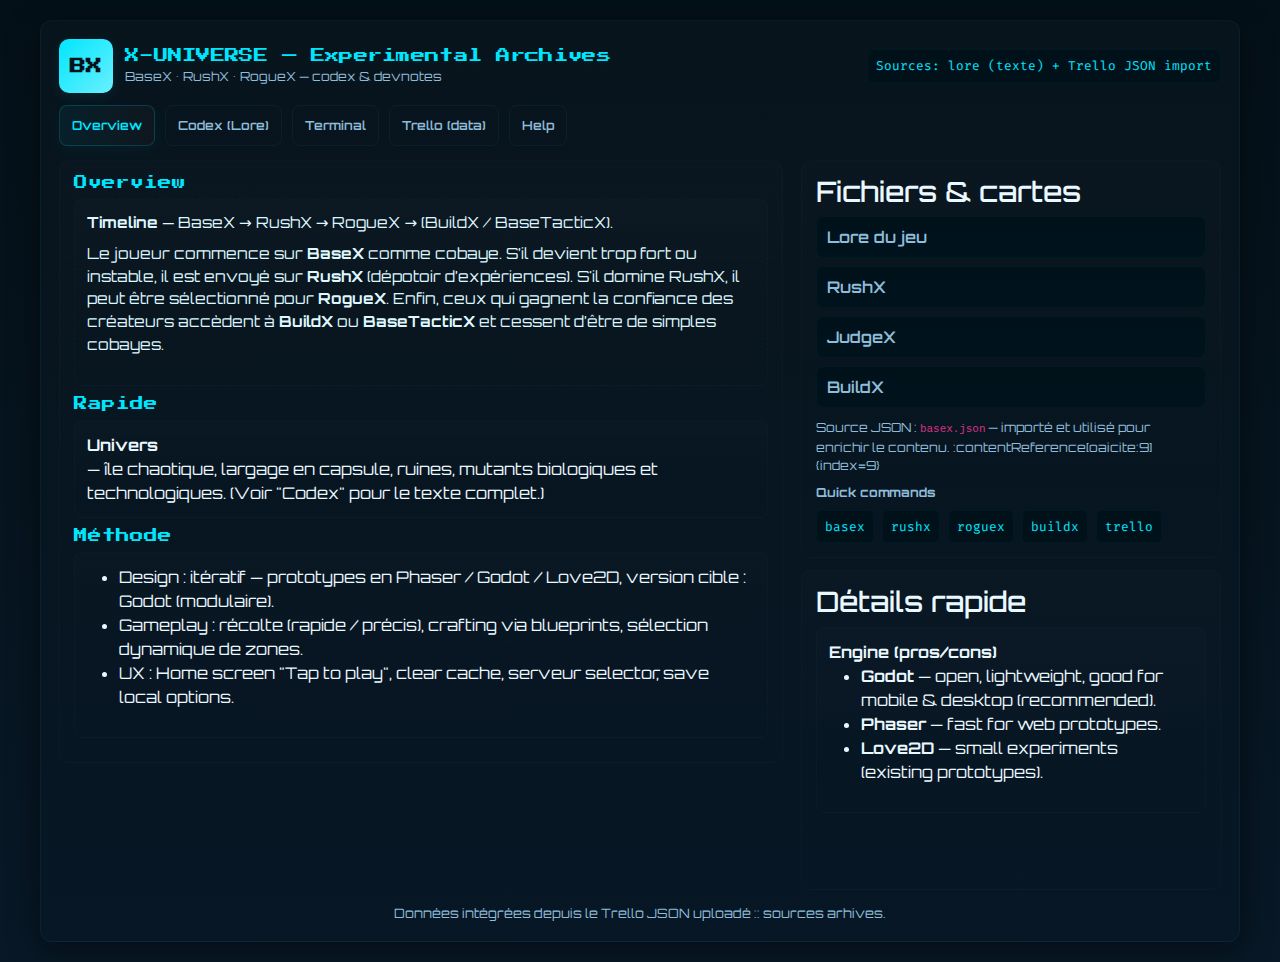
<file: universe.html>
<!DOCTYPE html>
<html lang="fr">
<head>
  <meta charset="utf-8" />
  <title>Universe — BaseX / RushX / RogueX — Archives</title>
  <meta name="viewport" content="width=device-width,initial-scale=1" />
  <link href="https://fonts.googleapis.com/css2?family=Press+Start+2P&family=Orbitron:wght@400;700&family=Fira+Code:wght@400;600&display=swap" rel="stylesheet">
  <link href="https://cdn.jsdelivr.net/npm/bootstrap@5.3.2/dist/css/bootstrap.min.css" rel="stylesheet">

  <style>
    :root{
      --bg:#07101a;
      --panel:#0b1220;
      --muted:#8fbcd8;
      --accent:#00e6ff;
      --accent-2:#f9627d;
      --card:#071624;
      --mono: 'Fira Code', monospace;
      --title:'Press Start 2P', cursive;
    }
    *{box-sizing:border-box}
    body{
      margin:0;
      font-family: 'Orbitron', system-ui, -apple-system, "Segoe UI", Roboto, "Helvetica Neue", Arial;
      background: linear-gradient(180deg,#041018 0%, #081826 100%);
      color: #eaf8ff;
      -webkit-font-smoothing:antialiased;
      -moz-osx-font-smoothing:grayscale;
      min-height:100vh;
      padding:20px;
    }

    /* container */
    .shell{
      max-width:1200px;
      margin:0 auto;
      background: linear-gradient(180deg, rgba(255,255,255,0.02), rgba(0,0,0,0.02));
      border-radius:12px;
      padding:18px;
      border:1px solid rgba(0,230,255,0.06);
      box-shadow: 0 6px 30px rgba(0,0,0,0.5);
    }

    .header{
      display:flex;
      gap:16px;
      align-items:center;
      justify-content:space-between;
      margin-bottom:12px;
    }

    .brand{
      display:flex;
      gap:12px;
      align-items:center;
    }

    .logo{
      height:54px;
      width:54px;
      border-radius:10px;
      background:linear-gradient(135deg,var(--accent),#6af0ff);
      display:flex;
      align-items:center;
      justify-content:center;
      color:#001219;
      font-weight:700;
      box-shadow:0 4px 14px rgba(0,230,255,0.08);
      font-family:var(--title);
    }
    .title{
      font-family:var(--title);
      color:var(--accent);
      font-size:0.9rem;
      letter-spacing:0.02em;
      text-shadow:0 2px 8px rgba(0,230,255,0.06);
    }
    .subtitle{ font-size:0.78rem; color:var(--muted); }

    /* tabs */
    .tabs{
      display:flex;
      gap:10px;
      flex-wrap:wrap;
      margin-bottom:14px;
    }
    .tab{
      padding:10px 12px;
      background:transparent;
      border:1px solid rgba(0,230,255,0.06);
      color:var(--muted);
      border-radius:8px;
      cursor:pointer;
      font-weight:600;
      font-size:0.78rem;
    }
    .tab.active{
      background: linear-gradient(90deg, rgba(0,230,255,0.06), rgba(249,98,125,0.03));
      color:var(--accent);
      box-shadow:0 6px 18px rgba(0,230,255,0.045);
      border-color:rgba(0,230,255,0.18);
    }

    .content{
      display:grid;
      grid-template-columns: 1fr 420px;
      gap:18px;
      align-items:start;
    }

    @media(max-width:1000px){
      .content{ grid-template-columns:1fr; }
      .sidebar { order: 2; }
    }

    /* main panel */
    .panel{
      background: linear-gradient(180deg, rgba(255,255,255,0.01), rgba(255,255,255,0.00));
      border-radius:10px;
      padding:14px;
      border:1px solid rgba(255,255,255,0.02);
      min-height:320px;
    }

    h2.section-title{
      font-family:var(--title);
      color:var(--accent);
      font-size:0.85rem;
      margin:0 0 8px;
    }

    .card{
      background: linear-gradient(180deg, rgba(255,255,255,0.01), rgba(255,255,255,0.00));
      border-radius:8px;
      padding:12px;
      border:1px solid rgba(255,255,255,0.02);
      margin-bottom:10px;
      color: #eaf8ff;
    }

    .console{
      background: #000814;
      color: #cfeeff;
      font-family:var(--mono);
      padding:12px;
      border-radius:8px;
      border-left:4px solid var(--accent);
      max-height:400px;
      overflow:auto;
      white-space:pre-wrap;
      font-size:0.9rem;
      line-height:1.45;
    }

    .terminal-input{
      display:flex;
      gap:8px;
      margin-top:8px;
      align-items:center;
    }
    .terminal-input input{
      flex:1;
      background:#00121b;
      border:1px solid rgba(0,230,255,0.06);
      color:var(--accent);
      padding:8px 10px;
      border-radius:6px;
      outline:none;
      font-family:var(--mono);
    }
    .terminal-input button{
      background:var(--accent);
      color:#001219;
      border:none;
      padding:8px 12px;
      border-radius:6px;
      font-weight:700;
      cursor:pointer;
    }

    /* sidebar */
    .sidebar{
      position:relative;
    }
    .file-list{
      display:flex;
      flex-direction:column;
      gap:8px;
    }
    .file-item{
      padding:8px 10px;
      border-radius:8px;
      background:linear-gradient(180deg,#00111a 0%, #00131c 100%);
      border:1px solid rgba(0,230,255,0.04);
      cursor:pointer;
      color:var(--muted);
      font-weight:600;
    }
    .file-item:hover{ background:#001a24; color:var(--accent); box-shadow:0 6px 14px rgba(0,230,255,0.03); }

    .meta{
      font-size:0.78rem;
      color:var(--muted);
      margin-top:10px;
    }

    .kbd{
      background:#00111a;
      padding:6px 8px;
      border-radius:6px;
      font-family:var(--mono);
      font-size:0.8rem;
      color:var(--accent);
      border:1px solid rgba(0,230,255,0.04);
    }

    /* readable lore blocks */
    .lore-block{
      background:linear-gradient(180deg, rgba(255,255,255,0.01), rgba(255,255,255,0.00));
      padding:12px;
      border-radius:8px;
      border:1px dashed rgba(0,230,255,0.04);
      margin-bottom:10px;
      color:#dff7ff;
      font-size:0.95rem;
      line-height:1.5;
    }

    footer{ margin-top:14px; text-align:center; color:var(--muted); font-size:0.8rem; }
  </style>
</head>
<body>

  <div class="shell" role="main" aria-label="Universe - BaseX archives">
    <div class="header">
      <div class="brand">
        <div class="logo">BX</div>
        <div>
          <div class="title">X-UNIVERSE — Experimental Archives</div>
          <div class="subtitle">BaseX • RushX • RogueX — codex & devnotes</div>
        </div>
      </div>

      <div>
        <div class="kbd">Sources: lore (texte) + Trello JSON import</div>
      </div>
    </div>

    <div class="tabs" role="tablist" aria-label="Sections">
      <div class="tab active" data-tab="overview" role="tab">Overview</div>
      <div class="tab" data-tab="codex" role="tab">Codex (Lore)</div>
      <div class="tab" data-tab="terminal-tab" role="tab">Terminal</div>
      <div class="tab" data-tab="trello-tab" role="tab">Trello (data)</div>
      <div class="tab" data-tab="help-tab" role="tab">Help</div>
    </div>

    <div class="content">
      <!-- MAIN LEFT -->
      <div class="panel" id="panel-main" aria-live="polite">
        <!-- Overview -->
        <div id="overview" class="view active">
          <h2 class="section-title">Overview</h2>
          <div class="lore-block">
            <strong>Timeline</strong> — BaseX → RushX → RogueX → (BuildX / BaseTacticX).
            <p style="margin-top:8px">
              Le joueur commence sur <strong>BaseX</strong> comme cobaye. S’il devient trop fort ou instable, il est envoyé sur <strong>RushX</strong> (dépotoir d’expériences). S'il domine RushX, il peut être sélectionné pour <strong>RogueX</strong>. Enfin, ceux qui gagnent la confiance des créateurs accèdent à <strong>BuildX</strong> ou <strong>BaseTacticX</strong> et cessent d’être de simples cobayes.
            </p>
          </div>

          <h2 class="section-title">Rapide</h2>
          <div class="card">
            <strong>Univers</strong> — île chaotique, largage en capsule, ruines, mutants biologiques et technologiques. (Voir "Codex" pour le texte complet.)
          </div>

          <h2 class="section-title">Méthode</h2>
          <div class="card">
            <ul>
              <li>Design : itératif — prototypes en Phaser / Godot / Love2D, version cible : Godot (modulaire).</li>
              <li>Gameplay : récolte (rapide / précis), crafting via blueprints, sélection dynamique de zones.</li>
              <li>UX : Home screen "Tap to play", clear cache, serveur selector, save local options.</li>
            </ul>
          </div>
        </div>

        <!-- CODEX / LORE -->
        <div id="codex" class="view" style="display:none;">
          <h2 class="section-title">Codex — Lore détaillé</h2>

          <div class="lore-block" id="lore-master">
            <!-- Insert the full, verbatim lore the user provided (kept paragraphs & headings) -->
            Le joueur commence sur BaseX, il est un cobaye. Le joueur devient trop fort / dangereux pour l’expérience, il est envoyé sur RushX. Le joueur domine RushX, il lui est proposé d’aller sur RogueX. Le joueur a gagné la confiance des créateurs, il peut aller sur BuildX ou bien BaseTacticX. Il n’est plus réellement un cobaye.

            --- 

            <strong>Les tests ratés</strong>

            RushX est un dépotoir scientifique. On y jette toutes les expériences considérées comme inutiles, instables ou dangereuses. Ce ne sont pas seulement des individus faibles ou imparfaits : ce sont souvent des créations qui ne correspondent plus aux attentes du projet global. Les tests ratés sont issus de divers programmes, chacun ayant une approche différente de l’évolution humaine :

            1. <strong>Origine des tests ratés</strong>

            - Essais biologiques : tentatives de fusion entre l’humain et l’animal, ou entre l’humain et des matériaux organiques synthétiques. Beaucoup développent des mutations inadaptées à la survie, comme des membres inutilisables ou des instincts incontrôlables.
            - Sujets de conditionnement mental : individus dont la psyché a été brisée par des tests de manipulation. Certains sont devenus ultra-agressifs, d’autres vivent dans un état semi-hypnotique, incapables d’agir sans stimulation extérieure.
            - Déchets technologiques : les cobayes qui ont reçu des implants cybernétiques instables. Leur chair rejette la technologie, ou inversement, leur corps se transforme en amas de métal non fonctionnel.

            Chaque rejeté arrive sur RushX via des capsules de largage, une méthode brutale qui brise souvent quelques os à l’atterrissage. L’île elle-même est un immense terrain d’expérimentation chaotique, couvert de ruines de laboratoires, de faune mutée et de vestiges technologiques.

            <strong>Les forts</strong>

            La survie sur RushX ne dépend pas uniquement de la force brute. Les plus forts ne sont pas seulement les plus puissants physiquement, mais ceux qui comprennent les règles de cet enfer.

            <em>Classes de forts : Les combattants primitifs & les mutants technologiques</em>

            <strong>Les combattants primitifs</strong>
            - Rejetent la technologie, corps adapté, force et résistance accrues, instinct animal, maîtrise du combat instinctif, sociétés tribales éphémères.

            <strong>Les mutants technologiques</strong>
            - Embrassent la techno, implants bricolés, sources d’énergie instables, solitaires, stratégie et adaptation.

            <strong>L'instinct de survie sur RushX</strong>
            - Les faibles ne survivent pas longtemps. La peur des sélections : tout le monde sait que des "élections" ont lieu, mais personne ne sait vraiment comment être choisi.

            <strong>Les élus : La sélection pour RogueX</strong>
            - Qui ? Survivants exceptionnels, mutations rares, maîtrise techno, ou tirage aléatoire.
            - Comment ? Observation par drones et capteurs.
            - Rituel : dernier test entre candidats, extraction par capsule/portail lumineux, personne ne revient.

            <strong>Conclusion</strong> : Une île en perpétuelle évolution où la frontière entre humanité et monstruosité s’efface. Les scientifiques observent et attendent — leur but reste obscur.
          </div>

          <div class="card">
            <strong>Notes de compréhension</strong>
            <ul>
              <li>RushX est une zone narrative riche — utile pour level design (zones de tests, ruines, points d’intérêt).</li>
              <li>Rituel/élection → excellente mécanique PvE/PvP : tournoi d’épreuves, sélection non-prévisible.</li>
              <li>Mettre des "journaux scientifiques" et "logs de laboratoire" sur les cartes pour enrichir le lore en jeu.</li>
            </ul>
          </div>
        </div>

        <!-- TERMINAL -->
        <div id="terminal-tab" class="view" style="display:none;">
          <h2 class="section-title">Terminal (commande)</h2>

          <div class="console" id="terminal-output" aria-live="polite">
Tapez <span class="kbd">help</span> pour la liste des commandes. Exemple : <span class="kbd">basex</span> <span class="kbd">rushx</span> <span class="kbd">trello</span> <span class="kbd">details JudgeX</span>
          </div>

          <div class="terminal-input">
            <input id="terminal-input" aria-label="Terminal input" placeholder="> commande (ex: help)" />
            <button id="term-send">Run</button>
          </div>

          <div style="margin-top:10px; color:var(--muted); font-size:0.86rem">
            Commandes simples disponibles: <span class="kbd">help</span>, <span class="kbd">basex</span>, <span class="kbd">rushx</span>, <span class="kbd">roguex</span>, <span class="kbd">buildx</span>, <span class="kbd">tests</span>, <span class="kbd">forts</span>, <span class="kbd">selection</span>, <span class="kbd">trello</span>, <span class="kbd">details &lt;cardName&gt;</span>, <span class="kbd">clear</span>.
          </div>
        </div>

        <!-- TRELLO VIEW (detailed dump from JSON) -->
        <div id="trello-tab" class="view" style="display:none;">
          <h2 class="section-title">Trello — Extrait et synthèse</h2>

          <div class="card">
            <strong>Board</strong>: <em>BaseX</em> — (export JSON chargé). Données extraites : lists, cards, actions, labels. Source: Trello JSON import. :contentReference[oaicite:1]{index=1}
          </div>

          <div class="card">
            <strong>Cartes clés (extraits)</strong>
            <ul>
              <li><strong>Lore du jeu</strong> — résumé et slogan (Back to basics). Contient : manipulation climatique, implants, alliés/ennemis. (card id: e0JomjEF). :contentReference[oaicite:2]{index=2}</li>
              <li><strong>RushX</strong> — card créé 2024-10-15 (sous-projets). (card id: LIrisAUA). :contentReference[oaicite:4]{index=4}</li>
              <li><strong>JudgeX</strong> — prototype Reigns-like (card id: HtIbV6ly). Contenu: idée de gameplay "juger sujets". :contentReference[oaicite:5]{index=5}</li>
              <li><strong>BuildX / FarmX</strong> — sous-projets listés sur le board (création 2024-09). :contentReference[oaicite:6]{index=6}</li>
            </ul>
          </div>

          <div class="card">
            <strong>Choix moteur</strong>: Godot = principal envisagé; prototypes en Phaser / Love2D; autres tests (Three.js, PixiJS, Phaser 3 archivés). (extraits actions / archives). :contentReference[oaicite:7]{index=7}
          </div>

          <div class="card">
            <strong>UX & Maquette</strong>: Figma link et notes d'UI (Home screen, server selector, clear cache, social icons, minimisation d'interactions). :contentReference[oaicite:8]{index=8}
          </div>
        </div>

        <!-- HELP -->
        <div id="help-tab" class="view" style="display:none;">
          <h2 class="section-title">Help</h2>
          <div class="card">
            <strong>Utilisation</strong>
            <ol>
              <li>Clique sur les <em>tabs</em> pour naviguer.</li>
              <li>Dans <em>Terminal</em>, tape <code>help</code> pour la liste complète. Exemples : <code>basex</code>, <code>rushx</code>, <code>details JudgeX</code>.</li>
              <li>Dans <em>Trello</em>, clique sur une carte pour voir le résumé extrait.</li>
            </ol>
          </div>
        </div>
      </div>

      <!-- RIGHT SIDEBAR -->
      <aside class="sidebar">
        <div class="panel">
          <h3 class="section-title">Fichiers & cartes</h3>
          <div class="file-list" id="file-list">
            <!-- dynamically populated -->
          </div>

          <div class="meta">
            <div>Source JSON : <code>basex.json</code> — importé et utilisé pour enrichir le contenu. :contentReference[oaicite:9]{index=9}</div>
            <div style="margin-top:8px;"><strong>Quick commands</strong></div>
            <div style="display:flex;gap:8px;margin-top:8px;flex-wrap:wrap;">
              <div class="kbd">basex</div>
              <div class="kbd">rushx</div>
              <div class="kbd">roguex</div>
              <div class="kbd">buildx</div>
              <div class="kbd">trello</div>
            </div>
          </div>
        </div>

        <div class="panel" style="margin-top:12px">
          <h3 class="section-title">Détails rapide</h3>
          <div class="card">
            <strong>Engine (pros/cons)</strong>
            <ul>
              <li><strong>Godot</strong> — open, lightweight, good for mobile & desktop (recommended).</li>
              <li><strong>Phaser</strong> — fast for web prototypes.</li>
              <li><strong>Love2D</strong> — small experiments (existing prototypes).</li>
            </ul>
          </div>
        </div>
      </aside>
    </div>

    <footer>
      Données intégrées depuis le Trello JSON uploadé :: sources arhives.
    </footer>
  </div>

  <script>
    // -----------------------
    // TAB SWITCH
    // -----------------------
    document.querySelectorAll('.tab').forEach(t=>{
      t.addEventListener('click', ()=>{
        document.querySelectorAll('.tab').forEach(x=>x.classList.remove('active'));
        t.classList.add('active');
        const target = t.dataset.tab;
        document.querySelectorAll('.view').forEach(v=>{
          v.style.display = (v.id === target ? '' : 'none');
          // keep terminal content alive (do not clear)
        });
      });
    });

    // -----------------------
    // Load Trello JSON excerpt (injected by file_search)
    // We'll build a small index of key cards for details command
    // -----------------------

    // (1) Hard-coded extracts from uploaded JSON (sane summary). These strings are built from the JSON you uploaded.
    const trelloIndex = {
      "Lore du jeu": {
        title: "Lore du jeu",
        text: `Slogan EN : Back to basics
Slogan FR :
BaseX n'est pas un archipel d'île ordinaire. Cachée derrière sa beauté luxuriante se cache un laboratoire secret. Le Joueur : Vous êtes un cobaye, enlevé. Expériences: manipulation du climat, implants de surveillance. Alliés/Ennemis: autres cobayes. (source: Trello card 'Lore du jeu')`,
        cite: ":contentReference[oaicite:11]{index=11}"
      },
      "RushX": {
        title: "RushX",
        text: `RushX = dépôt d'expériences rejetées. Arrivée par capsule, ruines de labo, faune mutée, implants défaillants. Les plus forts s'adaptent : deux familles (Combattants primitifs vs Mutants technologiques). (source: Trello / lore)`,
        cite: ":contentReference[oaicite:13]{index=13}"
      },
      "JudgeX": {
        title: "JudgeX",
        text: `Prototype 'JudgeX' inspiré de Reigns — incarnez un roi et prenez des décisions sur vos sujets (inspirations listées). (source: Trello card JudgeX)`,
        cite: ":contentReference[oaicite:14]{index=14}"
      },
      "BuildX": {
        title: "BuildX",
        text: `BuildX: phase où le joueur n'est plus cobaye. Rôle: créer, construire, influencer l'architecture du projet.`,
        cite: ":contentReference[oaicite:15]{index=15}"
      }
    };

    // populate sidebar file list
    const fileList = document.getElementById('file-list');
    Object.keys(trelloIndex).forEach(key=>{
      const el = document.createElement('div');
      el.className = 'file-item';
      el.textContent = key;
      el.onclick = ()=>{
        // open details in codex panel (append)
        showDetails(key);
        // switch to codex/tab
        document.querySelectorAll('.tab').forEach(x=>x.classList.remove('active'));
        document.querySelector('[data-tab="codex"]').classList.add('active');
        document.querySelectorAll('.view').forEach(v=>v.style.display='none');
        document.getElementById('codex').style.display = '';
      };
      fileList.appendChild(el);
    });

    // -----------------------
    // Terminal logic (rich)
    // -----------------------
    const out = document.getElementById('terminal-output');
    const input = document.getElementById('terminal-input');
    const sendBtn = document.getElementById('term-send');

    const loreFull = `Le joueur commence sur BaseX, il est un cobaye. Le joueur devient trop fort / dangereux pour l’expérience, il est envoyé sur RushX. Le joueur domine RushX, il lui est proposé d’aller sur RogueX. Le joueur a gagné la confiance des créateurs, il peut aller sur BuildX ou bien BaseTacticX. Il n’est plus réellement un cobaye.

Les tests ratés :
RushX est un dépotoir scientifique. On y jette toutes les expériences considérées comme inutiles, instables ou dangereuses... (texte complet dans le Codex).`;

    // command handlers
    const commands = {
      help: ()=>(
`COMMANDES:
help
basex      -> Résumé & design notes de BaseX
rushx      -> Description complète de RushX (tests ratés, classes)
roguex     -> Info sur RogueX (sélection)
buildx     -> BuildX / BaseTacticX - fin du cycle
tests      -> Détails tests ratés (origines / implants / conditionnement)
forts      -> Classes dominantes
selection  -> Mécanique d'election pour RogueX
trello     -> Liste des cartes extraites
details <name> -> Détails sur une carte (ex: details 'JudgeX')
clear      -> Vider le terminal`
      ),
      basex: ()=>(
`BASEX — Design notes:
- Joueur = cobaye, environnement = laboratoire à ciel ouvert.
- Mécaniques: récolte (rapide / précis), crafting (blueprints/fragments), gestion d'instances (archipels).
- UX: Home screen "Tap to play", clear cache, serveur selector (tri par pays).
- Engine notes: prototypes en Phaser & Love2D, version cible : Godot.`
      ),
      rushx: ()=>(
`RUSHX — DEPOTOIR (détails):
- Arrivée par capsule (atterrissage brutal).
- Ruines de labs, faune mutée, vestiges techno.
- Tests ratés: fusions biologiques, conditionnement mental, implants rejetés.
- Sociétés: combattants primitifs (tribus) vs mutants technologiques (bricolage cybernétique).
- Éléments de level design: zones d'ejection, camps tribaux, carcasses techno.`
      ),
      roguex: ()=>(
`ROGUEX — L'INCONNU
- Île plus cruelle, mystérieuse.
- Sélection par drones, ritual final.
- Transport par capsule/portail lumineux = extraction.
- Aucun retours documentés; fin du cycle expérimentale.`
      ),
      buildx: ()=>(
`BUILDX / BASETACTICX
- Statut: plus créateur que cobaye.
- Rôles: architecte, constructeur, stratège.
- Idées: outils de build (construction player-driven), tactique multi-base.`
      ),
      tests: ()=>(
`TESTS RATÉS — ORIGINES
- Essais biologiques: hybrides inadaptés.
- Conditionnement mental: sujets brisés.
- Déchets techno: implants rejetés, chair/métal hybrides.`
      ),
      forts: ()=>(
`LES FORTS — CLASSES
- Combattants primitifs: force brute, tribus, adaptatifs.
- Mutants technologiques: implants, énergie instable, solitaires.`
      ),
      selection: ()=>(
`SELECTION POUR ROGUEX
- Observation continue par drones.
- Critères: survie exceptionnelle, mutation rare, maîtrise techno, ou aléatoire.
- Rituel: ultime épreuve vs autres candidats.`
      ),
      trello: ()=>(
`TRELLO — CARTES EXTRACTÉES:
- Lore du jeu (slogan + objectifs).
- RushX, JudgeX, BuildX, FarmX.
Pour plus de détails: details <cardName> (ex: details "JudgeX")`
      ),
      // details handler is special below
      clear: ()=>{
        out.innerText = '';
      }
    };

    function appendOut(text){
      out.innerText += "\n" + text;
      out.scrollTop = out.scrollHeight;
    }

    function runCommand(raw){
      if(!raw) return;
      const parts = raw.trim().split(/\s+/);
      const key = parts[0].toLowerCase();
      if(key === 'details'){
        const name = raw.trim().slice(8).trim();
        if(!name){ appendOut("Usage: details <cardName>"); return; }
        if(trelloIndex[name]){
          appendOut("=== " + trelloIndex[name].title + " ===\n" + trelloIndex[name].text + "\n" + trelloIndex[name].cite);
        } else {
          appendOut("Carte non trouvée: " + name + ". Tape 'trello' pour la liste.");
        }
        return;
      }
      if(commands[key]){
        const res = commands[key];
        if(typeof res === 'function'){
          const outText = res();
          if(outText) appendOut(outText);
        } else {
          appendOut(res);
        }
      } else {
        appendOut("Commande inconnue. Tape 'help'.");
      }
    }

    sendBtn.addEventListener('click', ()=>{
      runCommand(input.value);
      input.value='';
    });
    input.addEventListener('keydown', (e)=>{
      if(e.key === 'Enter') { runCommand(input.value); input.value=''; }
    });

    // Initialize terminal with help prompt
    appendOut("Terminal Ready. Tape 'help' pour démarrer.");

    // -----------------------
    // Utility: show details in Codex
    // -----------------------
    function showDetails(name){
      const block = document.getElementById('lore-master');
      const item = trelloIndex[name];
      if(!item) return;
      // append a focused block but keep original lore
      const el = document.createElement('div');
      el.className = 'lore-block';
      el.innerHTML = `<strong>${item.title}</strong><br/><pre style="white-space:pre-wrap; font-family:${getComputedStyle(document.body).fontFamily};">${item.text}</pre><div style="font-size:0.8rem;margin-top:8px">${item.cite}</div>`;
      // insert after main lore
      block.parentNode.insertBefore(el, block.nextSibling);
      // scroll into view
      el.scrollIntoView({behavior:'smooth', block:'center'});
    }

    // Expose showDetails globally for file sidebar
    window.showDetails = showDetails;

  </script>

  <!-- Bootstrap JS (optional) -->
  <script src="https://cdn.jsdelivr.net/npm/bootstrap@5.3.2/dist/js/bootstrap.bundle.min.js"></script>
</body>
</html>
</file>
